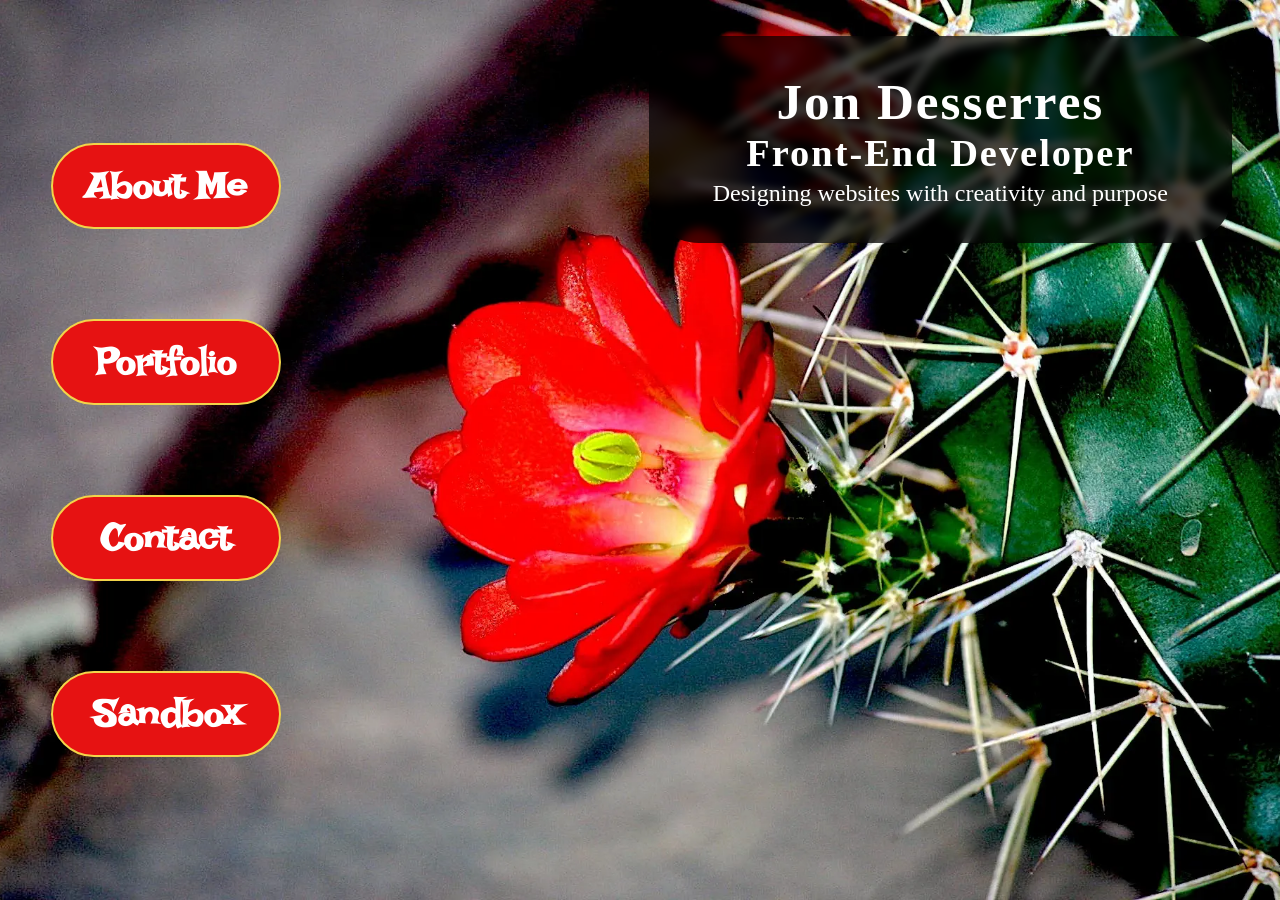
<file: index.html>
<!DOCTYPE html>
<html lang="en">
<head>
    <meta charset="UTF-8">
    <meta name="viewport" content="width=device-width, initial-scale=1.0">
    <meta name="description" content="Discover the creative portfolio of Jon Desserres — a web designer and developer specializing in modern, responsive, and user-focused websites.">
    <meta name="keywords" content="Jon Desserres, web designer, front-end developer, portfolio, responsive design, UI/UX, JonnyDDesign, creative developer">
    <meta name="author" content="JonnyDdesign">
    <meta name="robots" content="index, follow">
    <meta property="og:title" content="Jon Desserres | Web Designer & Developer">
    <meta property="og:description" content="Showcasing modern, responsive web design and development work by Jon Desserres.">
    <meta property="type" content="website">
    <meta property="og:url" content="https://www.jonnyddesign.com/">
    <meta property="og:image" content="">
    <meta property="og:site_name" content="JonnyDdesign">
    <title>Jon Desserres | Web Designer & Developer</title>
    <link rel="icon" type="image/png" href="assets/images/jd-logo-favicon.png">
    <link rel="stylesheet" href="css/global.css">
    <link rel="stylesheet" href="css/home.css">
    <link rel="canonical" href="https://www.jonnyddesign.com/">

    <!-- Google Analytics -->
    <script async src="https://www.googletagmanager.com/gtag/js?id=G-SMXEK3X4YJ"></script>
    <script>
        window.dataLayer = window.dataLayer || [];
        function gtag(){dataLayer.push(arguments);}
        gtag('js', new Date());
        gtag('config', 'G-SMXEK3X4YJ');
    </script>
</head>

<body>
    <main class="hero">
        <header class="hero-header">
            <h1>Jon Desserres</h1>
            <h2>Front-End Developer</h2>
            <p>Designing websites with creativity and purpose</p>
        </header>

        <nav class="side-nav">
            <a href="about.html" class="nav-btn btn-1">About Me</a>
            <a href="portfolio.html" class="nav-btn btn-2">Portfolio</a>
            <a href="contact.html" class="nav-btn btn-3">Contact</a>
            <a href="sandbox.html" class="nav-btn btn-4">Sandbox</a>
        </nav>
    </main>
</body>
</html>
</file>
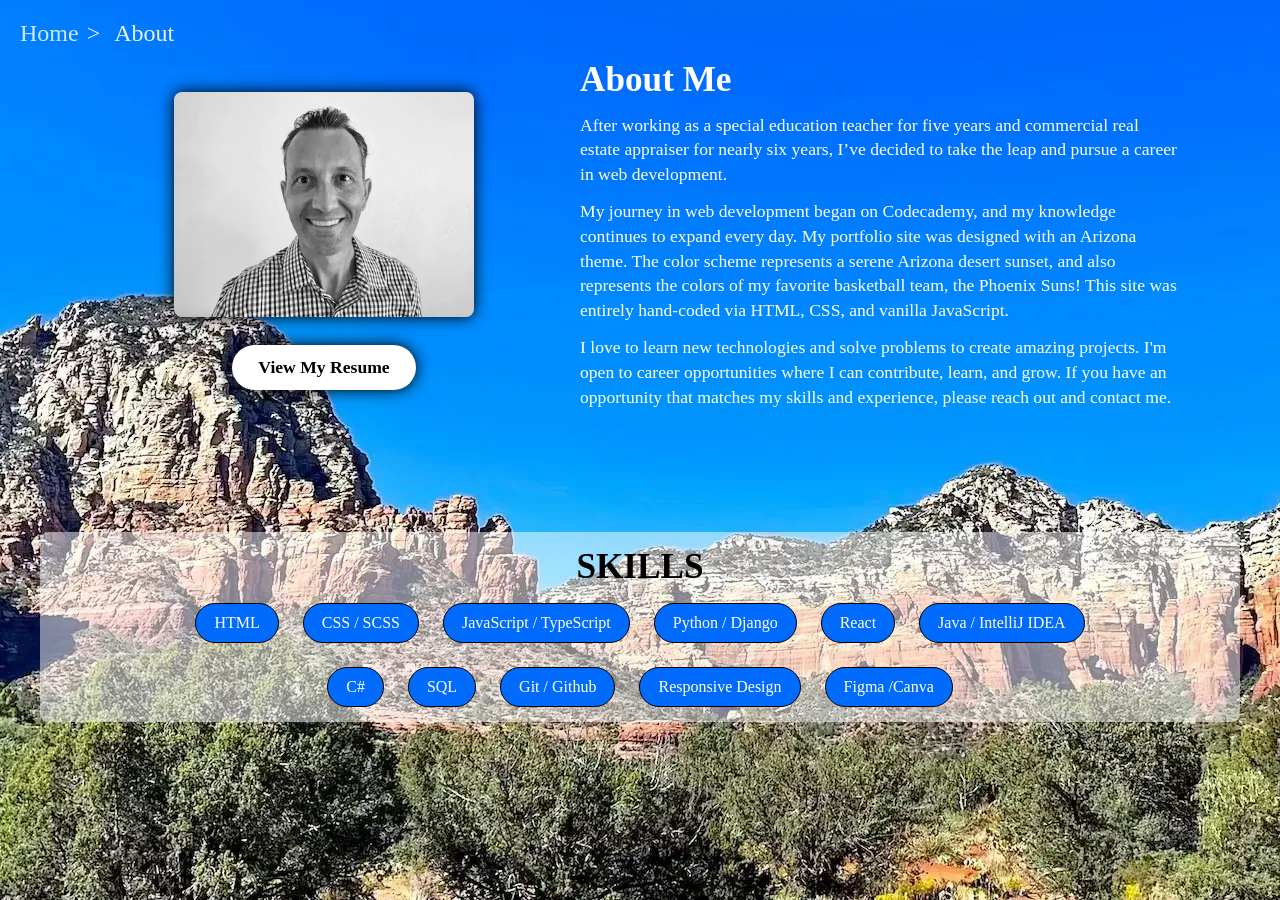
<file: about.html>
<!DOCTYPE html>
<html lang="en">
<head>
    <meta charset="UTF-8">
    <meta name="viewport" content="width=device-width, initial-scale=1.0">
    <meta name="description" content="Learn more about Jon Desserres who is a creative web designer and front-end developer with a passion for building modern, intuitive, and engaging digital experiences.">
    <meta name="keywords" content="About Jon Desserres, web designer, front-end developer, creative developer, UI/UX, responsive design, personal story, skills, JonnyDDesign">
    <meta name="author" content="Jon Desserres">
    <meta name="robots" content="index, follow">
    <meta property="og:title" content="About Jon Desserres | Web Designer & Developer">
    <meta property="og:description" content="Get to know Jon Desserres, a creative mind behind user-focused websites and interactive designs.">
    <meta property="type" content="website">
    <meta property="og:url" content="https://www.jonnyddesign.com/about.html">
    <meta property="og:image" content="">
    <meta property="og:site_name" content="JonnyDdesign">
    <title>About Jon Desserres | Web Designer & Developer</title>
    <link rel="icon" type="image/png" href="assets/images/jd-logo-favicon.png">
    <link rel="stylesheet" href="css/global.css">
    <link rel="stylesheet" href="css/about.css">
    <link rel="canonical" href="https://www.jonnyddesign.com/about.html">
    <!-- Google tag (gtag.js) -->
    <script async src="https://www.googletagmanager.com/gtag/js?id=G-SMXEK3X4YJ"></script>
    <script>
        window.dataLayer = window.dataLayer || [];
        function gtag(){dataLayer.push(arguments);}
        gtag('js', new Date());

        gtag('config', 'G-SMXEK3X4YJ');
    </script>
</head>

<body>

    <main class="about-hero">

        <nav class="breadcrumb" aria-label="Breadcrumb">
            <ul>
                <li><a href="index.html">Home</a></li>
                <li>About</li>
            </ul>
        </nav>

        <section class="about-container">

            <div class="about-image-box">
                <picture>
                    <source srcset="/assets/images/me-250.webp" media="(max-width: 480px)">
                    <source srcset="/assets/images/me-350.webp" media="(max-width: 1024px)">
                    <source srcset="/assets/images/me-400.webp" media="(min-width: 1025px)">
                    <img src="/assets/images/me-400.webp" alt="Portrait of Jon Desserres" width="400" height="300">
                </picture>
                <a href="/assets/jon-desserres-resume.pdf" target="_blank" class="resume-link">View My Resume</a>
            </div>
            <div class="about-text-box">
                <h1>About Me</h1>
                <p>After working as a special education teacher for five years and commercial real estate appraiser for nearly six years, I’ve decided to take the leap and pursue a career in web development.</p>
                <p>My journey in web development began on Codecademy, and my knowledge continues to expand every day. My portfolio site was designed with an Arizona theme. The color scheme represents a serene Arizona desert sunset, and also represents the colors of my favorite basketball team, the Phoenix Suns! This site was entirely hand-coded via HTML, CSS, and vanilla JavaScript.</p>
                <p>I love to learn new technologies and solve problems to create amazing projects. I'm open to career opportunities where I can contribute, learn, and grow. If you have an opportunity that matches my skills and experience, please reach out and contact me.</p>
            </div>

        </section>

        <section class="skills-section">
            <h2>Skills</h2>
            <div class="skill-list">
                <span class="skill">HTML</span>
                <span class="skill">CSS / SCSS</span>
                <span class="skill">JavaScript / TypeScript</span>
                <span class="skill">Python / Django</span>
                <span class="skill">React</span>
                <span class="skill">Java / IntelliJ IDEA</span>
                <span class="skill">C#</span>
                <span class="skill">SQL</span>
                <span class="skill">Git / Github</span>
                <span class="skill">Responsive Design</span>
                <span class="skill">Figma /Canva</span>
            </div>
        </section>
        
    </main>
    
</body>
</html>
</file>
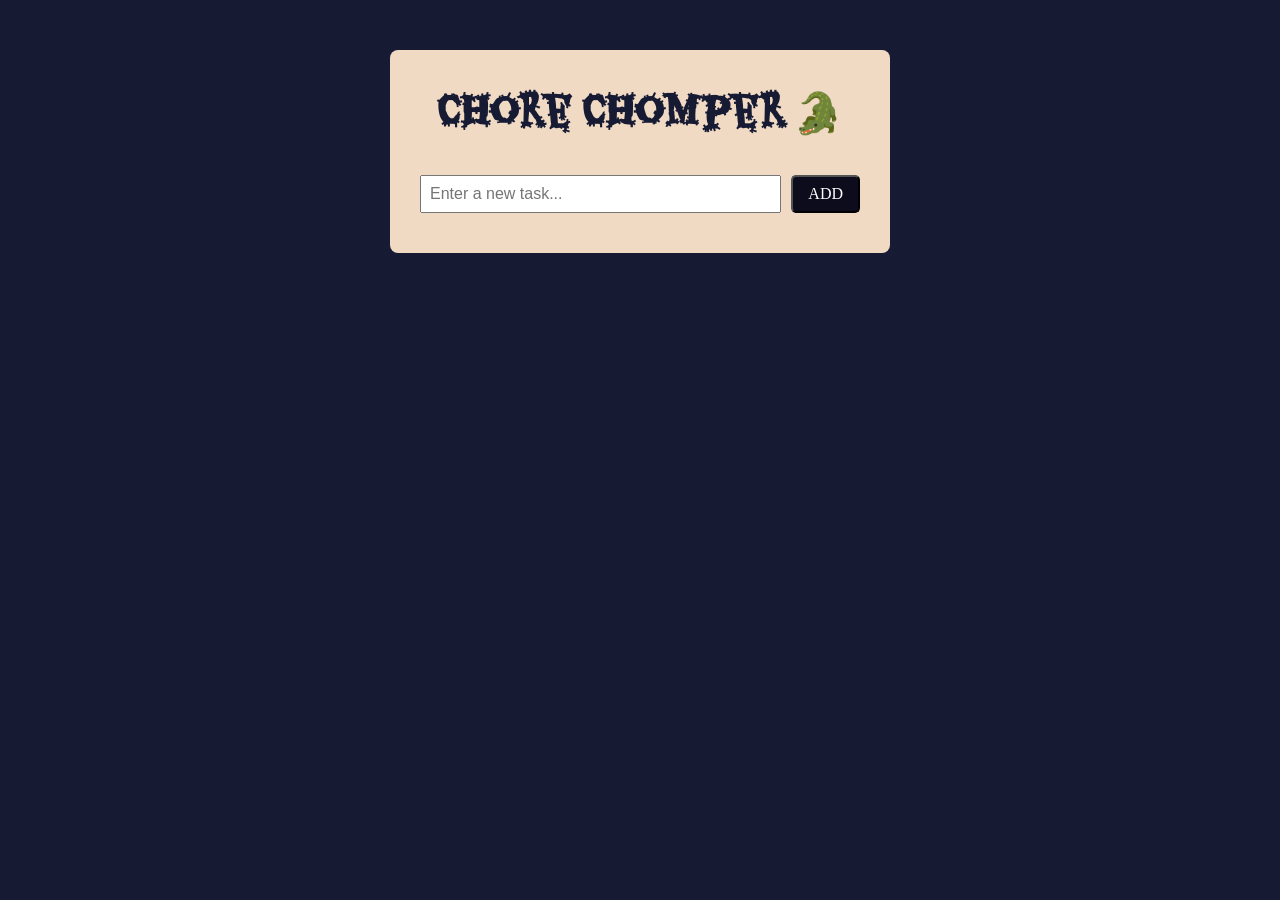
<file: chore-chomper.html>
<!DOCTYPE html>
<html lang="en">

<head>
    <meta charset="UTF-8" />
    <meta name="viewport" content="width=device-width, initial-scale=1.0" />
    <meta name="description" content="Chore Chomper is a playful web experiment by Jon Desserres that turns chores into a fun, interactive game for kids. Watch the Chore Chomper gobble up completed tasks!">
    <meta name="keywords" content="Chore tracker, kids chores, gamified tasks, interactive chores, fun for kids, Jon Desserres, web design, creative experiment, Chore Chomper, sandbox project">
    <meta name="author" content="Jon Desserres">
    <meta name="robots" content="index, follow">
    <meta property="og:title" content="Chore Chomper | Fun Chore Tracker by Jon Desserres">
    <meta property="og:description" content="Make chores fun! Chore Chomper is an interactive web experiment where kids feed completed tasks to a chompy character. Built by designer Jon Desserres.">
    <meta property="type" content="website">
    <meta property="og:url" content="https://www.jonnyddesign.com/chore-chomper.html">
    <meta property="og:image" content="">
    <meta property="og:site_name" content="JonnyDdesign">
    <title>Chore Chomper | Fun Chore Tracker by Jon Desserre</title>
    <link rel="icon" type="image/png" href="assets/images/jd-logo-favicon.png">
    <link rel="stylesheet" href="css/global.css">
    <link rel="stylesheet" href="css/chore-chomper.css">
    <link rel="canonical" href="https://www.jonnyddesign.com/chore-chomper.html">
    <!-- Google tag (gtag.js) -->
    <script async src="https://www.googletagmanager.com/gtag/js?id=G-SMXEK3X4YJ"></script>
    <script>
        window.dataLayer = window.dataLayer || [];
        function gtag(){dataLayer.push(arguments);}
        gtag('js', new Date());

        gtag('config', 'G-SMXEK3X4YJ');
    </script>
</head>

<body>

    <div class="container">
        <h1>Chore Chomper 🐊</h1>
        <div class="input-group">
            <input type="text" id="task-input" placeholder="Enter a new task..." />
            <button id="add-task">Add</button>
        </div>
        <ul id="task-list"></ul>
    </div>

    <script src="script.js" defer></script>
</body>

</html>
</file>
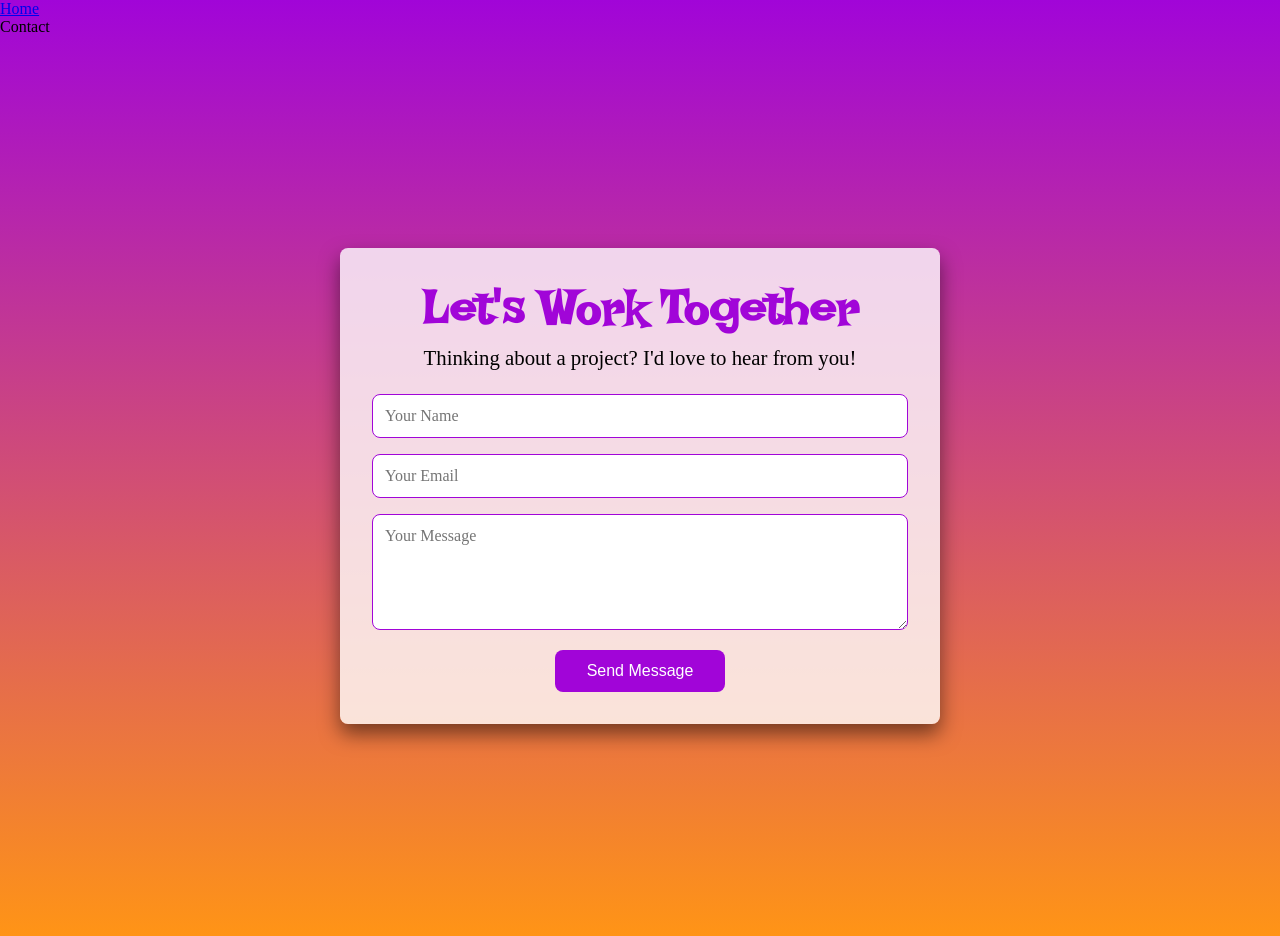
<file: contact.html>
<!DOCTYPE html>
<html lang="en">
<head>
    <meta charset="UTF-8">
    <meta name="viewport" content="width=device-width, initial-scale=1.0">
    <meta name="description" content="Get in touch with Jon Desserres, a creative web designer and front-end developer. Reach out for collaborations, inquiries, or just to say hello.">
    <meta name="keywords" content="Contact Jon Desserres, web designer, front-end developer, hire designer, freelance web design, creative developer, JonnyDDesign, contact form">
    <meta name="author" content="Jon Desserres">
    <meta name="robots" content="index, follow">
    <meta property="og:title" content="Contact Jon Desserres | Web Designer & Developer">
    <meta property="og:description" content="Looking to collaborate or hire a web designer? Contact Jon Desserres for clean, responsive, and modern web solutions.">
    <meta property="type" content="website">
    <meta property="og:url" content="https://www.jonnyddesign.com/contact.html">
    <meta property="og:image" content="">
    <meta property="og:site_name" content="JonnyDdesign">
    <title>Contact Jon Desserres | Web Designer & Developer</title>
    <link rel="icon" type="image/png" href="assets/images/jd-logo-favicon.png">
    <link rel="stylesheet" href="css/global.css">
    <link rel="stylesheet" href="css/contact.css">
    <link rel="canonical" href="https://www.jonnyddesign.com/contact.html">
    <!-- Google tag (gtag.js) -->
    <script async src="https://www.googletagmanager.com/gtag/js?id=G-SMXEK3X4YJ"></script>
    <script>
        window.dataLayer = window.dataLayer || [];
        function gtag(){dataLayer.push(arguments);}
        gtag('js', new Date());

        gtag('config', 'G-SMXEK3X4YJ');
    </script>
</head>

<body>

    <nav class="breadcrumb" aria-label="Breadcrumb">
        <ul>
            <li><a href="index.html">Home</a></li>
            <li>Contact</li>
        </ul>
    </nav>

    <main class="contact-section">
        <div class="contact-container">
            <h1>Let's Work Together</h1>
            <p>Thinking about a project? I'd love to hear from you!</p>
            <form class="contact-form" action="https://formsubmit.co/jon@jonnyddesign.com" method="POST">
                <!-- Hidden fields for spam protection and redirect -->
                <input type="hidden" name="_next" value="https://jonnyddesign.com/thank-you.html">
                <input type="text" name="_honey" style="display: none">
                <input type="hidden" name="_captcha" value="false">

                <!-- Visible fields -->
                <input type="text" name="name" placeholder="Your Name" required>
                <input type="email" name="email" placeholder="Your Email" required>
                <textarea name= "message" placeholder="Your Message" rows="5" required></textarea>
                <button type="submit">Send Message</button>
            </form>
        </div>
    </main>
    
</body>
</html>
</file>
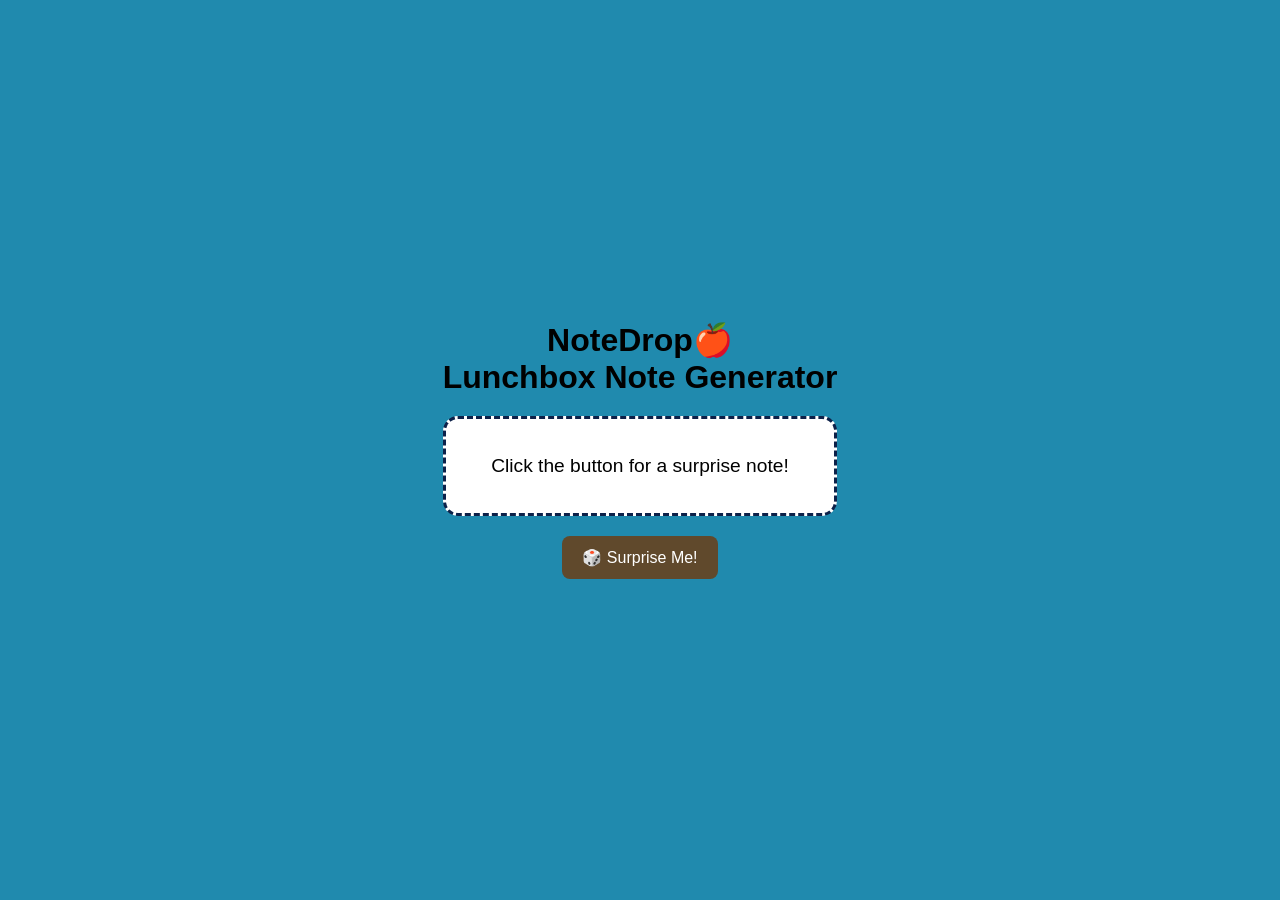
<file: notedrop.html>
<!DOCTYPE html>
<html lang="en">

<head>
    <meta charset="UTF-8" />
    <meta name="viewport" content="width=device-width, initial-scale=1.0" />
    <meta name="description" content="NoteDrop is a playful lunchbox note generator designed to brighten your kiddo’s day with fun, uplifting, and pun-filled messages.">
    <meta name="keywords" content="lunchbox notes, note generator, fun notes, kid notes, uplifting messages, parent tools, NoteDrop, Jon Desserres">
    <meta name="author" content="Jon Desserres">
    <meta name="robots" content="index, follow">
    <meta property="og:title" content="NoteDrop | Uplifting Lunch Notes by Jon Desserres">
    <meta property="og:description" content="Generate a smile with NoteDrop, a fun and simple tool that delivers cheerful, punny lunch notes your kids will love.">
    <meta property="type" content="website">
    <meta property="og:url" content="https://www.jonnyddesign.com/notedrop.html">
    <meta property="og:image" content="">
    <meta property="og:site_name" content="JonnyDdesign">
    <title>NoteDrop | Uplifting Lunch Notes by Jon Desserre</title>
    <link rel="icon" type="image/png" href="assets/images/jd-logo-favicon.png">
    <link rel="stylesheet" href="css/global.css">
    <link rel="stylesheet" href="css/notedrop.css">
    <link rel="canonical" href="https://www.jonnyddesign.com/notedrop.html">
    <!-- Google tag (gtag.js) -->
    <script async src="https://www.googletagmanager.com/gtag/js?id=G-SMXEK3X4YJ"></script>
    <script>
        window.dataLayer = window.dataLayer || [];
        function gtag(){dataLayer.push(arguments);}
        gtag('js', new Date());

        gtag('config', 'G-SMXEK3X4YJ');
    </script>
</head>

<body>
    <div class="container">
        <h1>NoteDrop🍎<br>Lunchbox Note Generator</h1>
        <div class="note-card" id="noteCard">
            <p id="noteText">Click the button for a surprise note!</p>
        </div>
        <button id="generateBtn">🎲 Surprise Me!</button>
    </div>

  <script src="script.js"></script>

</body>
</html>
</file>
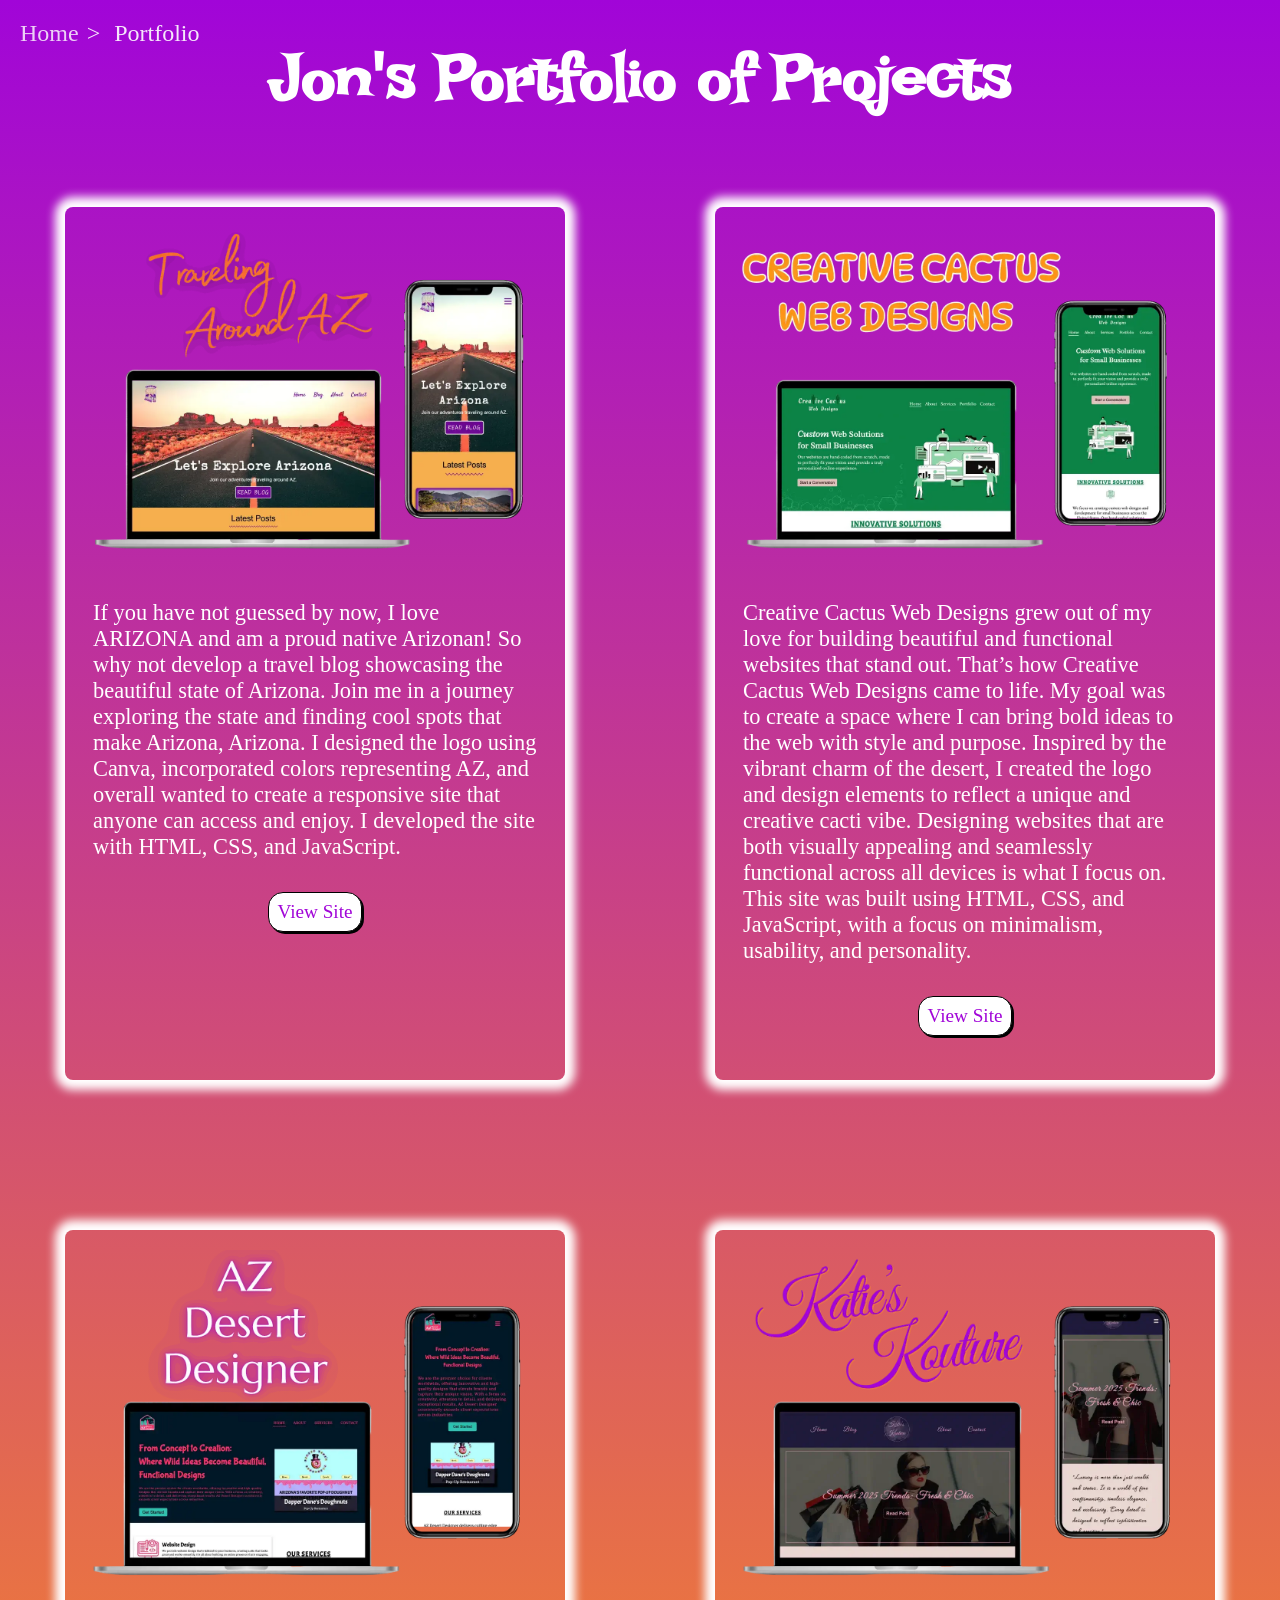
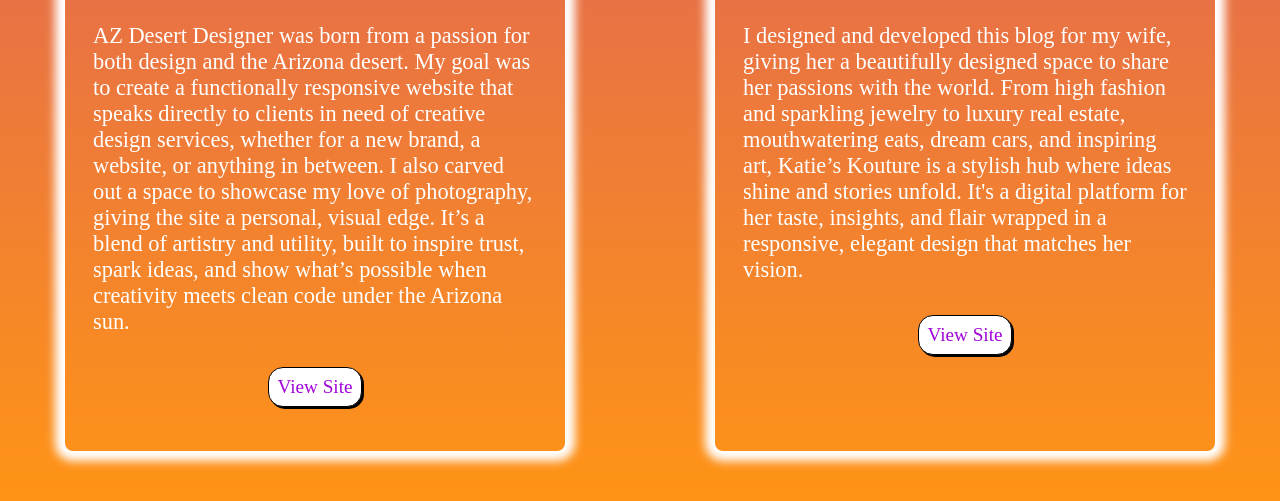
<file: portfolio.html>
<!DOCTYPE html>
<html lang="en">
<head>
    <meta charset="UTF-8">
    <meta name="viewport" content="width=device-width, initial-scale=1.0">
    <meta name="description" content="Explore the portfolio of Jon Desserres who is a creative web designer and front-end developer showcasing responsive, engaging, and user-focused websites.">
    <meta name="keywords" content="Jon Desserres portfolio, web designer, front-end developer, UI/UX design, responsive websites, creative developer, JonnyDDesign, web projects">
    <meta name="author" content="Jon Desserres">
    <meta name="robots" content="index, follow">
    <meta property="og:title" content="Jon Desserres' Portfolio | Web Designer & Developer">
    <meta property="og:description" content="A showcase of responsive, modern, and interactive websites crafted by Jon Desserres.">
    <meta property="type" content="website">
    <meta property="og:url" content="https://www.jonnyddesign.com/portfolio.html">
    <meta property="og:image" content="">
    <meta property="og:site_name" content="JonnyDdesign">
    <title>Jon Desserres' Portfolio | Web Designer & Developer</title>
    <link rel="icon" type="image/png" href="assets/images/jd-logo-favicon.png">
    <link rel="stylesheet" href="css/global.css">
    <link rel="stylesheet" href="css/portfolio.css">
    <link rel="canonical" href="https://www.jonnyddesign.com/portfolio.html">
    <!-- Google tag (gtag.js) -->
    <script async src="https://www.googletagmanager.com/gtag/js?id=G-SMXEK3X4YJ"></script>
    <script>
        window.dataLayer = window.dataLayer || [];
        function gtag(){dataLayer.push(arguments);}
        gtag('js', new Date());

        gtag('config', 'G-SMXEK3X4YJ');
    </script>
</head>

<body>

    <main>
        <nav class="breadcrumb" aria-label="Breadcrumb">
            <ul>
                <li><a href="index.html">Home</a></li>
                <li>Portfolio</li>
            </ul>
        </nav>

        <h1>Jon's Portfolio of Projects</h1>
        
        <div class="portfolio-container">
            <div class="portfolio-card">
                <a href="https://www.travelingaroundaz.com" target="_blank"><img src="/assets/images/traveling-around-az-preview.webp" alt="Preview of the Traveling Around AZ landing page displayed on a laptop and mobile device"></a>
                <p>If you have not guessed by now, I love ARIZONA and am a proud native Arizonan! So why not develop a travel blog showcasing the beautiful state of Arizona. Join me in a journey exploring the state and finding cool spots that make Arizona, Arizona. I designed the logo using Canva, incorporated colors representing AZ, and overall wanted to create a responsive site that anyone can access and enjoy. I developed the site with HTML, CSS, and JavaScript.
                </p>
                <a class="portfolio-button" href="https://www.travelingaroundaz.com" target="_blank">View Site</a>
            </div>
            
            <div class="portfolio-card">
                <a href="https://www.creativecactuswebdesigns.com" target="_blank"><img src="/assets/images/creative-cactus-preview.webp" alt="Preview of the Creative Cactus Web Designs landing page displayed on a laptop and mobile device"></a>
                <p>Creative Cactus Web Designs grew out of my love for building beautiful and functional websites that stand out. That’s how Creative Cactus Web Designs came to life. My goal was to create a space where I can bring bold ideas to the web with style and purpose. Inspired by the vibrant charm of the desert, I created the logo and design elements to reflect a unique and creative cacti vibe. Designing websites that are both visually appealing and seamlessly functional across all devices is what I focus on. This site was built using HTML, CSS, and JavaScript, with a focus on minimalism, usability, and personality.</p>
                <a class="portfolio-button" href="https://www.creativecactuswebdesigns.com" target="_blank">View Site</a>
            </div>
            
            <div class="portfolio-card">
                <a href="https://www.azdesertdesigner.com" target="_blank"><img src="/assets/images/az-desert-designer-preview.webp" alt="Preview of the AZ Desert Designer landing page displayed on a laptop and mobile device"></a>
                <p>AZ Desert Designer was born from a passion for both design and the Arizona desert. My goal was to create a functionally responsive website that speaks directly to clients in need of creative design services, whether for a new brand, a website, or anything in between. I also carved out a space to showcase my love of photography, giving the site a personal, visual edge. It’s a blend of artistry and utility, built to inspire trust, spark ideas, and show what’s possible when creativity meets clean code under the Arizona sun.</p>
                <a class="portfolio-button" href="https://www.azdesertdesigner.com" target="_blank">View Site</a>
            </div>

            <div class="portfolio-card">
                <a href="https://www.katieskouture.com" target="_blank"><img src="/assets/images/katies-kouture-preview.webp" alt="Preview of Katie's Kouture landing page displayed on a laptop and mobile device"></a>
                <p>I designed and developed this blog for my wife, giving her a beautifully designed space to share her passions with the world. From high fashion and sparkling jewelry to luxury real estate, mouthwatering eats, dream cars, and inspiring art, Katie’s Kouture is a stylish hub where ideas shine and stories unfold. It's a digital platform for her taste, insights, and flair wrapped in a responsive, elegant design that matches her vision.</p>
                <a class="portfolio-button" href="https://www.katieskouture.com" target="_blank">View Site</a>
            </div>
        </div>
    </main>
    
</body>
</html>
</file>
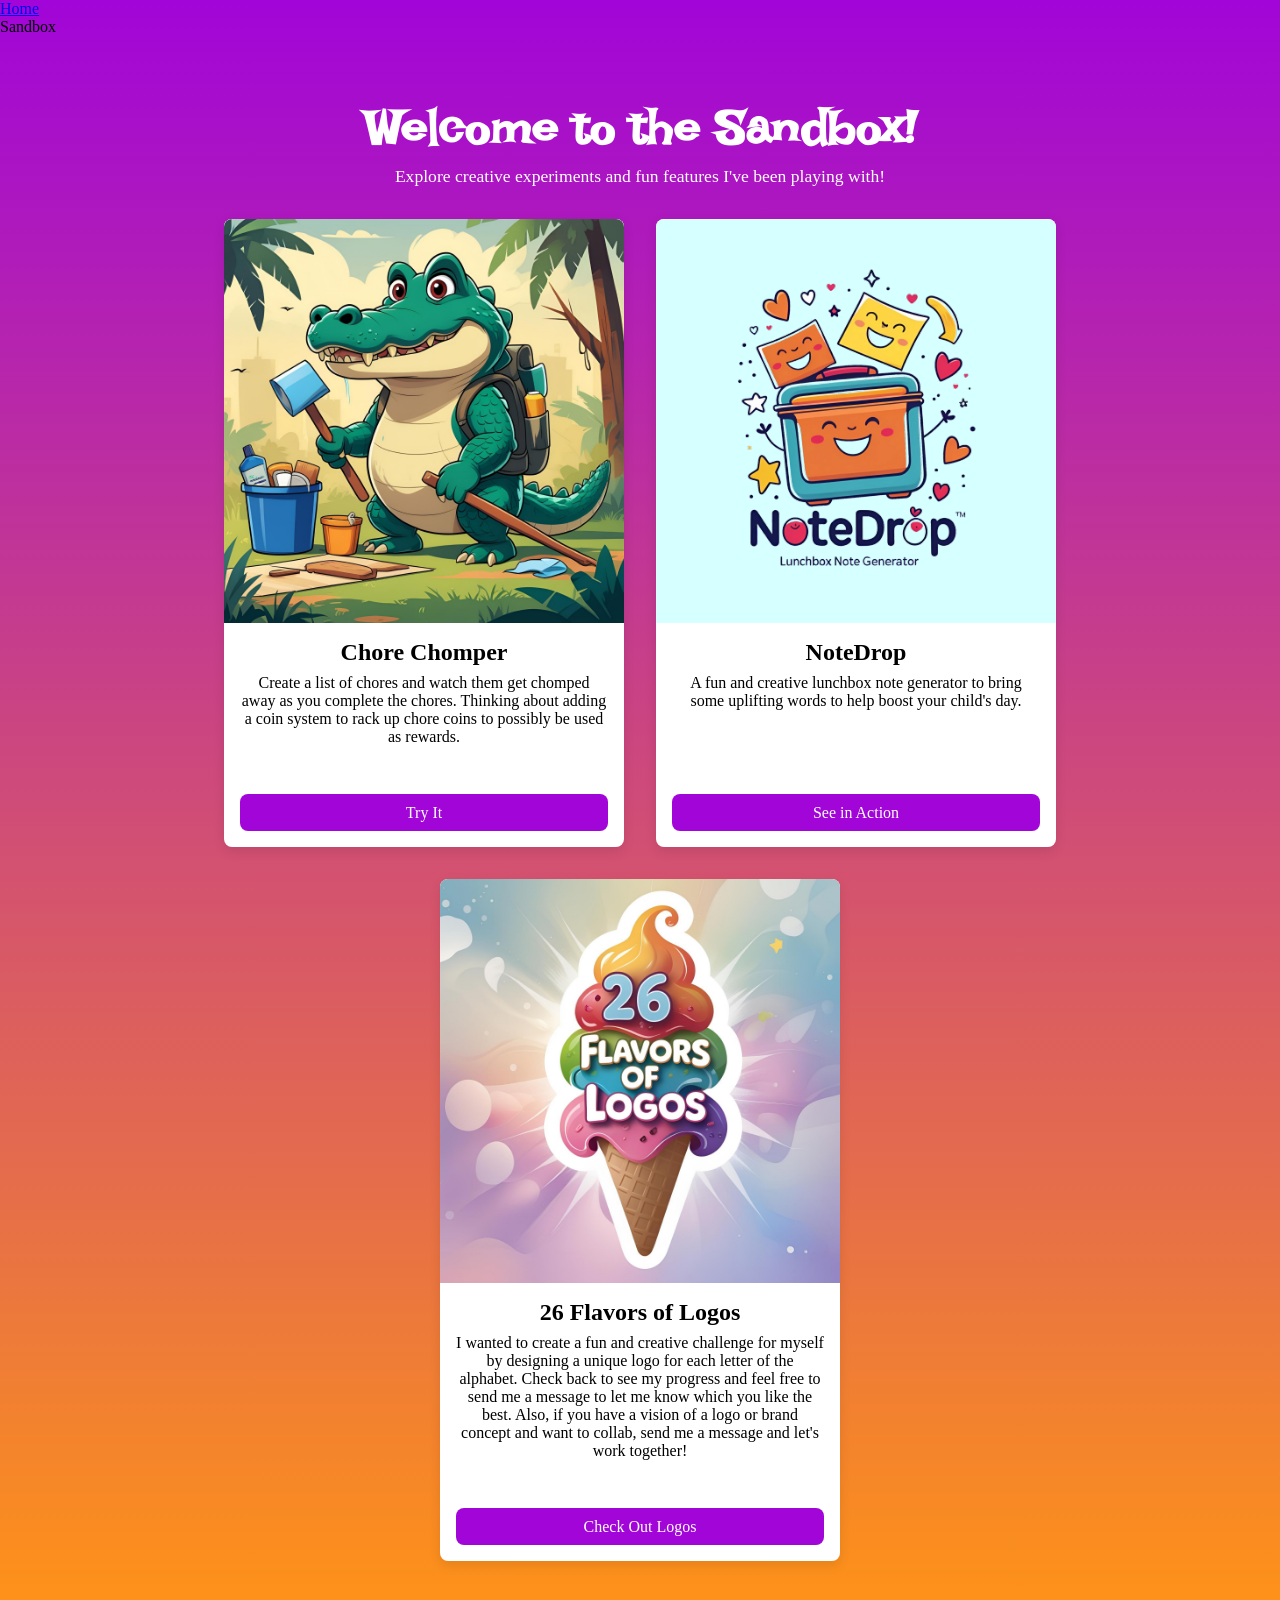
<file: sandbox.html>
<!DOCTYPE html>
<html lang="en">
<head>
    <meta charset="UTF-8">
    <meta name="viewport" content="width=device-width, initial-scale=1.0">
    <meta name="description" content="Explore Jon Desserres' creative sandbox – a playground of experimental web features, design tools, and interactive demos.">
    <meta name="keywords" content="Web design experiments, creative sandbox, front-end developer demos, Jon Desserres projects, interactive features, design tools, CSS experiments, JavaScript demos">
    <meta name="author" content="Jon Desserres">
    <meta name="robots" content="index, follow">
    <meta property="og:title" content="Creative Sandbox | Web Experiments by Jon Desserres">
    <meta property="og:description" content="Dive into Jon Desserres' Sandbox, a fun space to explore original design concepts, playful features, and front-end experiments.">
    <meta property="type" content="website">
    <meta property="og:url" content="https://www.jonnyddesign.com/sandbox.html">
    <meta property="og:image" content="">
    <meta property="og:site_name" content="JonnyDdesign">
    <title>Sandbox | Creative Web Experiments by Jon Desserres</title>
    <link rel="icon" type="image/png" href="assets/images/jd-logo-favicon.png">
    <link rel="stylesheet" href="css/global.css">
    <link rel="stylesheet" href="css/sandbox.css">
    <link rel="canonical" href="https://www.jonnyddesign.com/sandbox.html">
    <!-- Google tag (gtag.js) -->
    <script async src="https://www.googletagmanager.com/gtag/js?id=G-SMXEK3X4YJ"></script>
    <script>
        window.dataLayer = window.dataLayer || [];
        function gtag(){dataLayer.push(arguments);}
        gtag('js', new Date());

        gtag('config', 'G-SMXEK3X4YJ');
    </script>
</head>

<body>

    <nav class="breadcrumb" aria-label="Breadcrumb">
        <ul>
            <li><a href="index.html">Home</a></li>
            <li>Sandbox</li>
        </ul>
    </nav>

    <section class="sandbox-section">
        <h1>Welcome to the Sandbox!</h1>
        <p>Explore creative experiments and fun features I've been playing with!</p>
        
        <div class="sandbox-grid">
            <div class="sandbox-card">
                <a href="chore-chomper.html"><img src="/assets/images/chore-chomper-preview.svg" alt="Preview Image of Chore Chomper"></a>
                <h2>Chore Chomper</h2>
                <p>Create a list of chores and watch them get chomped away as you complete the chores. Thinking about adding a coin system to rack up chore coins to possibly be used as rewards.</p>
                <a href="chore-chomper.html" class="sandbox-btn">Try It</a>
            </div>
      
            <div class="sandbox-card">
                <a href="notedrop.html"><img src="/assets/images/notedrop-preview.svg" alt="Preview Image of NoteDrop" style="background: rgba(210, 255, 255, 0.9);"></a>
                <h2>NoteDrop</h2>
                <p>A fun and creative lunchbox note generator to bring some uplifting words to help boost your child's day.</p>
                <a href="notedrop.html" class="sandbox-btn">See in Action</a>
            </div>
      
            <div class="sandbox-card">
                <a href="26-flavors-of-logos.html"><img src="/assets/images/26-flavors-of-logos-preview.svg" alt="Preview Image of 26 Flavors of Logos"></a>
                <h2>26 Flavors of Logos</h2>
                <p>I wanted to create a fun and creative challenge for myself by designing a unique logo for each letter of the alphabet. Check back to see my progress and feel free to send me a message to let me know which you like the best. Also, if you have a vision of a logo or brand concept and want to collab, send me a message and let's work together!</p>
                <a href="26-flavors-of-logos.html" class="sandbox-btn">Check Out Logos</a>
            </div>
        </div>
    </section>
    
</body>
</html>
</file>
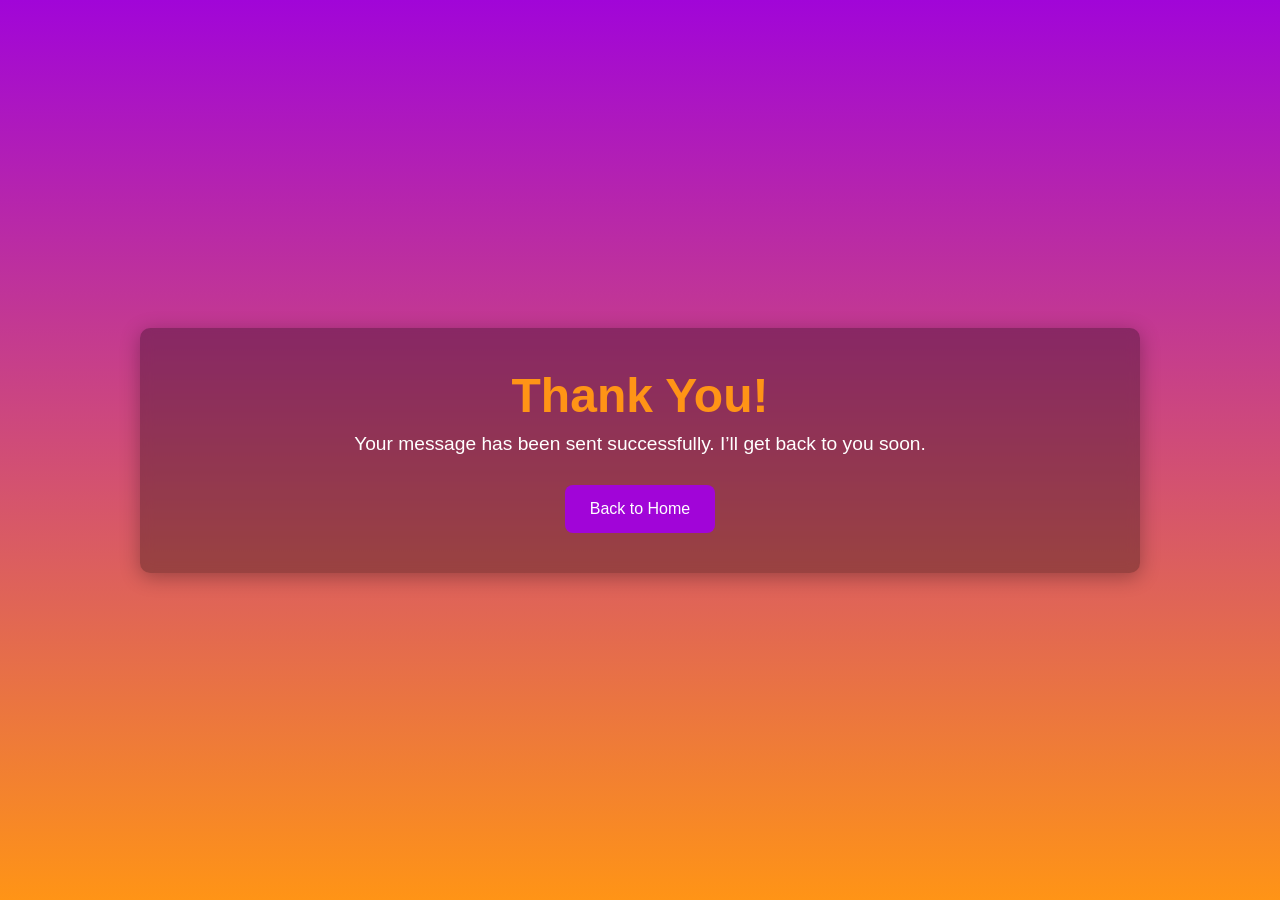
<file: thank-you.html>
<!DOCTYPE html>
<html lang="en">
<head>
    <meta charset="UTF-8">
    <meta name="viewport" content="width=device-width, initial-scale=1.0">
    <meta name="author" content="Jon Desserres">
    <meta name="robots" content="index, follow">
    <meta property="og:title" content="Thank You | JonnyDDesign">
    <meta property="og:description" content="Thanks for reaching out to Jon Desserres. I’ll be in touch soon!">
    <meta property="type" content="website">
    <meta property="og:url" content="https://www.jonnyddesign.com/thank-you.html">
    <meta property="og:image" content="">
    <meta property="og:site_name" content="JonnyDdesign">
    <title>Thank You!</title>
    <link rel="icon" type="image/png" href="assets/images/jd-logo-favicon.png">
    <link rel="stylesheet" href="css/global.css">
    <link rel="stylesheet" href="css/thank-you.css">
    <link rel="canonical" href="https://www.jonnyddesign.com/thank-you.html">
    <!-- Google tag (gtag.js) -->
    <script async src="https://www.googletagmanager.com/gtag/js?id=G-SMXEK3X4YJ"></script>
    <script>
        window.dataLayer = window.dataLayer || [];
        function gtag(){dataLayer.push(arguments);}
        gtag('js', new Date());

        gtag('config', 'G-SMXEK3X4YJ');
    </script>
</head>

<body>

    <div class="thank-you-container">
        <h1>Thank You!</h1>
        <p>Your message has been sent successfully. I’ll get back to you soon.</p>
        <a href="index.html">Back to Home</a>
    </div>
    
</body>
</html>
</file>
<file: css/global.css>
/* Universal */
* {
    box-sizing: border-box;
    margin: 0;
    padding: 0;
}

/* Color Palaette */
:root {
    --yellow-flower: #F2D44A;
    --cactus-red: #E61212;
    --cactus-green: #2D4330;
    --charcoal: #0E0C07;
    --warm-grey: #928C85;
    --stone-grey: #656462;
}

/* Locally hosted fonts */
@font-face {
    font-family: 'Irish Grover';
    src: url('/assets/fonts/IrishGrover-Regular.woff2') format('woff2'),
         url('/assets/fonts/IrishGrover-Regular.woff') format('woff');
    font-weight: normal;
    font-style: normal;
    font-display: swap;
}

@font-face {
    font-family: 'Eater';
    src: url('/assets/fonts/Eater-Regular.woff2') format('woff2'),
         url('/assets/fonts/Eater-Regular.woff') format('woff');
    font-weight: normal;
    font-style: normal;
    font-display: swap;
}
</file>
<file: css/home.css>
/* HERO */
.hero {
    position: relative;
    height: 100vh;
    background-image: url('/assets/images/hero-background-1920.webp');
    background-size: cover;
    background-position: center;
    background-repeat: no-repeat;
    padding: 3rem;
    overflow: hidden;
}

.hero-header {
    position: absolute;
    top: clamp(1rem, 4vh, 3rem);
    right: clamp(1rem, 4vw, 3rem);
    text-align: center;
    z-index: 2;
    background: rgba(0, 0, 0, 0.7);
    padding: clamp(1rem, 4vh, 2.5rem) clamp(1rem, 5vw, 4rem);
    border-radius: 50px;
    backdrop-filter: blur(5px);
    max-width: min(90%, 1000px);
}

.hero-header h1 {
    color: #FFFFFF;
    font-size: clamp(1.8rem, 4vw, 3.8rem);
    letter-spacing: 2px;
}

.hero-header h2 {
    color: #FFFFFF;
    font-size: clamp(1.3rem, 3vw, 2.8rem);
    letter-spacing: 2px;
}

.hero-header p {
    color: #FFFFFF;
    font-size: clamp(0.9rem, 2vw, 1.5rem);
    margin-top: 0.3rem;
}

.side-nav {
    position: fixed;
    left: clamp(1rem, 4vw, 4rem);
    top: 50%;
    transform: translateY(-50%);
    display: flex;
    flex-direction: column;
    gap: clamp(1rem, 10vh, 8rem);
    z-index: 2;
}

.nav-btn {
    font-family: 'Irish Grover';
    display: flex;
    justify-content: center;
    align-items: center;
    font-size: clamp(0.9rem, 3vw, 4rem);
    padding: clamp(0.4rem, 2vh, 1.2rem) clamp(0.6rem, 3vw, 2rem);
    border-radius: 50px;
    background: var(--cactus-red);
    color: #FFFFFF;
    text-decoration: none;
    font-weight: bold;
    backdrop-filter: blur(4px);
    transition: all 0.3s ease;
    border: 2px solid var(--yellow-flower);
}

.nav-btn:hover {
    background: rgba(255,255,255,0.3);
    transform: translateX(6px);
}

/* Responsive styling */
@media (max-width: 768px) {
    .hero {
        height: auto;
        min-height: 100vh;
        padding-bottom: 2rem;
    }

    .hero-header {
        position: relative;
        top: 0;
        right: 0;
        left: 50%;
        transform: translateX(-50%);
        margin-top: 1.5rem;
        max-width: 75%;
        text-align: center;
        padding: clamp(1rem, 3vh, 2rem);
    }

    .side-nav {
        position: relative;
        top: auto;
        left: 50%;
        transform: translateX(-50%);
        margin-top: 2rem;
        flex-direction: column;
        gap: clamp(1rem, 8vh, 4rem);
        align-items: center;
    }

    .nav-btn {
        width: 80%;
        max-width: 250px;
        font-size: clamp(1rem, 3vw, 2rem);
        padding: clamp(0.6rem, 2vh, 1rem) clamp(1rem, 4vw, 2rem);
    }
}
</file>
<file: css/about.css>
.about-hero {
    background-image: url('/assets/images/sedona-background-1920.webp');
    background-size: cover;
    background-position: center;
    background-repeat: no-repeat;
    height: 100vh;
    width: 100%;
    position: relative;
    padding-bottom: 60px;
    display: block;
}

.breadcrumb {
    position: absolute;
    top: 20px;
    left: 20px;
    z-index: 20;
}

.breadcrumb ul {
    list-style: none;
    display: flex;
    gap: 6px;
    margin: 0;
    padding: 0;
}

.breadcrumb li,
.breadcrumb a {
    font-size: 1.5rem;
    color: #FFFFFF;
    opacity: 0.9;
    text-decoration: none;
}

.breadcrumb li:not(:last-child)::after {
    content: ">";
    margin: 0 0.5rem;
    color: #FFFFFF;
}

.breadcrumb a:hover {
    color: #cabca8;
    opacity: 1;
}

.about-container {
    max-width: 1200px;
    margin: 0 auto;
    padding: 60px 10px;
    display: flex;
    align-items: center;
    justify-content: center;
    gap: 3rem;
}

.about-image-box {
    text-align: center;
}

.about-image-box img {
    width: 100%;
    height: auto;
    max-width: 400px;
    border-radius: 8px;
    filter: drop-shadow(0px 0px 8px black);
}

.resume-link {
    display: inline-block;
    margin-top: 2rem;
    padding: 12px 26px;
    background: #FFFFFF;
    color: #000000;
    font-size: 1.2rem;
    font-weight: 600;
    border-radius: 40px;
    text-decoration: none;
    transition: 0.2s ease;
    filter: drop-shadow(0px 0px 8px black);
}

.resume-link:hover {
    background: #016bfd;
    color: #FFFFFF;
}

.about-text-box {
    max-width: 600px;
    color: #FFFFFF;
}

.about-text-box h1 {
    margin-bottom: 1rem;
    font-size: 2.5rem;
}

.about-text-box p {
    margin-bottom: 1rem;
    line-height: 1.5;
    font-size: 1.2rem;
}

.skills-section {
    max-width: 1300px;
    margin: 60px auto 100px;
    padding: 20px;
    text-align: center;
    color: #FFFFFF;
    background-color: rgba(255, 255, 255, 0.5);
    border-radius: 8px;
}

.skills-section h2 {
    color: #000000;
    font-size: 2.3rem;
    margin-bottom: 1rem;
    text-transform: uppercase;
}

.skill-list {
    display: flex;
    flex-wrap: wrap;
    gap: 1.5rem;
    justify-content: center;
    max-width: 900px;
    margin: 0 auto;
}

.skill {
    padding: 10px 18px;
    background: #016bfd;
    border: 1px solid #000000;
    border-radius: 40px;
    font-size: 1.1rem;
    color: #FFFFFF;
    font-weight: 500;
}

/* Responsive Styling */
@media (max-width: 1350px) {
    .about-container {
        max-width: 1100px;
        gap: 2rem;
    }

    .about-image-box img {
        max-width: 300px;
    }

    .resume-link {
        margin-top: 1.5rem;
        font-size: 1.1rem;
    }

    .about-text-box h1 {
        margin-bottom: 0.8rem;
        font-size: 2.2rem;
    }

    .about-text-box p {
        margin-bottom: 0.8rem;
        line-height: 1.4;
        font-size: 1.1rem;
    }

    .skills-section {
        max-width: 1200px;
        margin: 50px auto 80px;
        padding: 15px;
    }

    .skills-section h2 {
        font-size: 2.2rem;
    }

    .skill {
        font-size: 1rem;
    }
}

@media (max-width: 1280px) {
    .about-hero {
        background-image: url('/assets/images/sedona-background-1280.webp');
    }
}

@media (max-width: 1200px) {
    .breadcrumb li,
    .breadcrumb a {
        font-size: 1.3rem;
    }

    .about-container {
        max-width: 900px;
        padding: 50px 0px;
    }

    .resume-link {
        margin-top: 1rem;
        font-size: 1rem;
    }

    .about-text-box h1 {
        margin-bottom: 0.7rem;
        font-size: 2rem;
    }

    .about-text-box p {
        margin-bottom: 0.7rem;
        line-height: 1.3;
        font-size: 1rem;
    }

    .skills-section {
        max-width: 950px;
        margin: 50px auto;
    }

    .skills-section h2 {
        font-size: 1.8rem;
    }

    .skill {
        font-size: 0.9rem;
    }
}

@media (max-width: 1024px) {
    .about-hero {
        background-image: url('/assets/images/sedona-background-1024.webp');
    }
}

@media (max-width: 900px) {
    .about-container {
        flex-direction: column;
        text-align: center;
        padding-top: 110px;
        gap: 2rem;
    }

    .about-text-box h1 {
        font-size: 2rem;
    }
}

@media (max-width: 768px) {
    .about-hero {
        background-image: url('/assets/images/sedona-background-768.webp');
    }
}

@media (max-width: 500px) {
    .about-text-box p {
        font-size: 1rem;
    }
}

@media (max-width: 480px) {
    .about-hero {
        background-image: url('/assets/images/sedona-background-480.webp');
    }
}

@media (max-width: 400px) {
    .breadcrumb {
        top: 15px;
        left: 15px;
    }

    .about-container {
        padding: 100px 15px 40px;
    }

    .skill {
        font-size: 0.85rem;
        padding: 8px 15px;
    }
}
</file>
<file: css/chore-chomper.css>
body {
    font-family: 'Times New Roman', Times, serif;
    background-color: #161B33;
    display: flex;
    justify-content: center;
    align-items: flex-start;
    padding-top: 50px;
    height: 100vh;
}

.container {
    background-color: #F1DAC4;
    padding: 20px 30px;
    border-radius: 8px;
    width: 500px;
}

h1 {
    color: #161B33;
    font-family: 'Eater', serif;
    font-size: 2.5rem;
    text-align: center;
    margin-bottom: 30px;
}

.input-group {
    display: flex;
    gap: 10px;
}

input[type="text"] {
    flex: 1;
    padding: 8px;
    font-size: 1rem;
}

button {
    font-family:'Times New Roman', Times, serif;
    background: #0D0C1D;
    color: #FFFFFF;
    padding: 5px 15px;
    font-size: 1rem;
    text-transform: uppercase;
    cursor: pointer;
    border-radius: 5px;
}

ul {
    list-style-type: none;
    padding: 0;
    margin-top: 20px;
}

li {
    position: relative;
    background: #A69CAC;
    color: #0D0C1D;
    font-size: 1.5rem;
    padding: 10px;
    margin: 25px 0;
    display: flex;
    justify-content: space-between;
    align-items: center;
    border-radius: 4px;
    box-shadow: 0 0 5px rgba(0, 0, 0, 1);
}
  
li button {
    background: #474973;
    color: #FFFFFF;
    padding: 5px 10px;
}

.task-text.completed {
    text-decoration: line-through;
}

.task-checkbox {
    margin-right: 10px;
}

@keyframes chomp {
    0% {
        clip-path: inset(0 0 0 0);
        opacity: 1;
    }
    100% {
        clip-path: inset(0 0 0 100%);
        opacity: 0;
    }
}

.chomped {
    animation: chomp 1s ease-out forwards;
}

@keyframes gator-slide {
    0% {
        transform: translateX(0) translateY(-50%);
        opacity: 1;
    }
    100% {
        transform: translateX(500px) translateY(-50%);
        opacity: 0;
    }
}

.gator {
    position: absolute;
    left: 80px;
    top: 50%;
    transform: translateY(-50%);
    animation: gator-slide 3s ease forwards;
    font-size: 1.5rem;
    pointer-events: none;
    z-index: 5;
}

.gator-svg {
    height: 50px;
    width: 80px;
}

@keyframes gator-slide {
    0% {
        transform: translateX(-100px) translateY(-50%);
        opacity: 1;
    }
    100% {
        transform: translateX(500px) translateY(-50%);
        opacity: 0;
    }
}

@keyframes chomp-upper {
    0%       { transform: rotate(-30deg); }
    100%     { transform: rotate(0deg); }
}

@keyframes chomp-lower {
    0%       { transform: rotate(30deg); }
    100%     { transform: rotate(0deg); }
}

.jaw.upper {
    transform-origin: 50% 100%;
    animation: chomp-upper 0.6s ease-out forwards;
}

.jaw.lower {
    transform-origin: 50% 0%;
    animation: chomp-lower 0.6s ease-out forwards;
}

@media (max-width: 435px) {
    .container {
        padding: 20px;
        width: 375px;
    }

    h1 {
        font-size: 2rem;
    }
}
</file>
<file: css/contact.css>
body {
    background: linear-gradient(180deg, #a105d8, #ff9416);
}

.contact-section {
    min-height: 100vh;
    display: flex;
    align-items: center;
    justify-content: center;
    position: relative;
}

.contact-section::before {
    content: "";
    position: absolute;
    background: rgba(0, 0, 0, 0.5); /* dark overlay for contrast */
    z-index: 1;
}

.contact-container {
    position: relative;
    z-index: 2;
    background: rgba(255, 255, 255, 0.8);
    padding: 2rem;
    max-width: 600px;
    width: 90%;
    border-radius: 8px;
    box-shadow: 0 10px 20px rgba(0,0,0,0.5);
    text-align: center;
}

.contact-container h1 {
    font-family: 'Irish Grover', cursive;
    color: #a105d8;
    margin-bottom: 0.5rem;
    font-size: 3rem;
}
  
.contact-container p {
    color: #000000;
    margin-bottom: 1.5rem;
    font-size: 1.3rem;
}

.contact-form input,
.contact-form textarea {
    width: 100%;
    padding: 0.75rem;
    margin-bottom: 1rem;
    border: 1px solid #a105d8;
    border-radius: 8px;
    font-size: 1rem;
    font-family: inherit;
}

.contact-form button {
    background: #a105d8;
    color: #ffffff;
    border: none;
    padding: 0.75rem 2rem;
    border-radius: 8px;
    cursor: pointer;
    font-size: 1rem;
    transition: background 0.3s;
}

.contact-form button:hover {
    background: #630186;
}

/* Responsive styling */
@media (max-width: 435px) {
    .contact-container {
        padding: 1rem;
        width: 80%;
    }

    .contact-container h1 {
        margin-bottom: 0.8rem;
        font-size: 2.1rem;
    }

    .contact-container p {
        margin-bottom: 1rem;
        font-size: 1.1rem;
    }

    .contact-form input,
    .contact-form textarea {
        width: 90%;
        font-size: 0.8rem;
    }

    .contact-form button {
        padding: 0.75rem 1rem;
    }
}
</file>
<file: css/notedrop.css>
body {
    font-family: 'Comic Sans MS', cursive, sans-serif;
    background: #208AAE;
    display: flex;
    justify-content: center;
    align-items: center;
    height: 100vh;
    margin: 0;
}
  
.container {
    text-align: center;
    max-width: 500px;
    padding: 20px;
}
  
h1 {
    color: #000000;
}
  
.note-card {
    background: #FFFFFF;
    border: 3px dashed #0D2149;
    padding: 30px;
    margin: 20px 0;
    border-radius: 15px;
    font-size: 1.2rem;
    min-height: 100px;
    display: flex;
    align-items: center;
    justify-content: center;
}

.note-card p {
    color: #000000;
}
  
button {
    background-color: #60492C;
    color: #FFFFFF;
    border: none;
    padding: 12px 20px;
    font-size: 1rem;
    border-radius: 8px;
    cursor: pointer;
    transition: background-color 0.3s ease;
}
  
button:hover {
    background-color: #05183D;
}
</file>
<file: css/portfolio.css>
body {
    background: linear-gradient(180deg, #a105d8, #ff9416);
}

.breadcrumb {
    position: absolute;
    top: 20px;
    left: 20px;
    z-index: 20;
}

.breadcrumb ul {
    list-style: none;
    display: flex;
    gap: 6px;
    margin: 0;
    padding: 0;
}

.breadcrumb li,
.breadcrumb a {
    font-size: 1.5rem;
    color: #FFFFFF;
    opacity: 0.9;
    text-decoration: none;
}

.breadcrumb li:not(:last-child)::after {
    content: ">";
    margin: 0 0.5rem;
    color: #FFFFFF;
}

.breadcrumb a:hover {
    color: #004D1E;
    opacity: 1;
}

main h1 {
    color: #FFFFFF;
    text-align: center;
    padding: 40px;
    font-family: 'Irish Grover', Times, serif;
    font-size: 4rem;
}

.portfolio-container {
    display: flex;
    flex-wrap: wrap;
    gap: 150px;
    justify-content: center;
    padding: 50px;
}

.portfolio-card {
    display: flex;
    flex-direction: column;
    align-items: center;
    background-color: transparent;
    padding: 20px;
    border-radius: 8px;
    box-shadow: 0 0 10px 10px #FFFFFF;
    max-width: 500px;
    text-align: center;
}
  
.portfolio-card img {
    width: 100%;
    height: auto;
    object-fit: cover;
    margin-bottom: 1rem;
}

.portfolio-card p {
    font-size: 1.4rem;
    color: #FFFFFF;
    text-align: left;
    padding: 0.5rem;
}

.portfolio-button {
    background-color: #FFFFFF;
    color: #a105d8;
    border: 1px solid #000000;
    font-size: clamp(1rem, 1.5vw, 1.5rem);
    border-radius: 15px;
    padding: 0.5rem;
    text-align: center;
    text-decoration: none;
    display: inline-block;
    box-shadow: 2px 2px #000000;
    cursor: pointer;
    margin: 1.5rem;
}

.portfolio-button:hover {
    background-color: #a105d8;
    color: #FFFFFF;
    border: 1px solid #ff9416;
    transition: 0.3s;
}
  
/* Responsive styling */
@media (max-width: 1024px) {
    .portfolio-container {
      gap: 100px;
    }
}

@media (max-width: 768px) {
    .portfolio-container {
      flex-direction: column;
      align-items: center;
    }

    .portfolio-card p {
        font-size: 1rem;
    }
}

@media (max-width: 435px) {
    main h1 {
        padding: 30px 20px;
        font-size: 3.5rem;
    }

    .portfolio-container {
        gap: 80px;
        padding: 40px;
    }

    .portfolio-card {
        padding: 10px;
    }

    .portfolio-card img {
        width: 90%;
    }

    .portfolio-button {
        margin: 1rem;
    }
}
</file>
<file: css/sandbox.css>
body {
    background: linear-gradient(180deg, #a105d8, #ff9416);
}

.sandbox-section {
    padding: 4rem 2rem;
    text-align: center;
}
  
.sandbox-section h1 {
    font-family: 'Irish Grover', Times, serif;
    font-size: 3rem;
    margin-bottom: 0.5rem;
    color: #ffffff;
}
  
.sandbox-section p {
    margin-bottom: 2rem;
    font-size: 1.1rem;
    color: #ffffff;
}
  
.sandbox-grid {
    display: flex;
    flex-wrap: wrap;
    gap: 2rem;
    justify-content: center;
}
  
.sandbox-card {
    background-color: #ffffff;
    border-radius: 8px;
    box-shadow: 0 4px 12px rgba(0, 0, 0, 0.1);
    width: 400px;
    overflow: hidden;
    display: flex;
    flex-direction: column;
    transition: transform 0.3s ease;
}
  
.sandbox-card img {
    width: 100%;
    height: 100%;
    object-fit: cover;
}
  
.sandbox-card h2 {
    font-size: 1.5rem;
    margin: 1rem 0 0.5rem;
    color: #000000;
}
  
.sandbox-card p {
    padding: 0 1rem;
    font-size: 1rem;
    color: #000000;
    flex-grow: 1;
}
  
.sandbox-btn {
    margin: 1rem;
    padding: 0.6rem 1.2rem;
    background-color: #a105d8;
    color: #ffffff;
    text-decoration: none;
    border-radius: 8px;
    transition: background-color 0.3s ease;
}
  
.sandbox-btn:hover {
    background-color: #630186;
}
</file>
<file: css/thank-you.css>
body {
    background: linear-gradient(180deg, #a105d8, #ff9416);
    height: 100vh;
    margin: 0;
    display: flex;
    justify-content: center;
    align-items: center;
    font-family: 'Segoe UI', Tahoma, Geneva, Verdana, sans-serif;
    text-align: center;
}

.thank-you-container {
    display: flex;
    flex-direction: column;
    align-items: center;
    padding: 40px 60px;
    border-radius: 10px;
    background: rgba(0, 0, 0, 0.3);
    box-shadow: 0 4px 20px rgba(0, 0, 0, 0.3);
    max-width: 1000px;
    width: 90%;
    backdrop-filter: blur(6px);
    animation: fadeSlideIn 0.8s ease forwards;
    opacity: 0;
    transform: translateY(50px);
}

h1 {
    font-size: 3rem;
    color: #ff9416;
    margin-bottom: 10px;
}

p {
    color: #ffffff;
    margin-bottom: 30px;
    font-size: 1.2rem;
}

a {
    text-decoration: none;
    background-color: #a105d8;
    color: #ffffff;
    padding: 15px 25px;
    border-radius: 8px;
}

@keyframes fadeSlideIn {
    to {
        opacity: 1;
        transform: translateY(0);
    }
}
</file>
